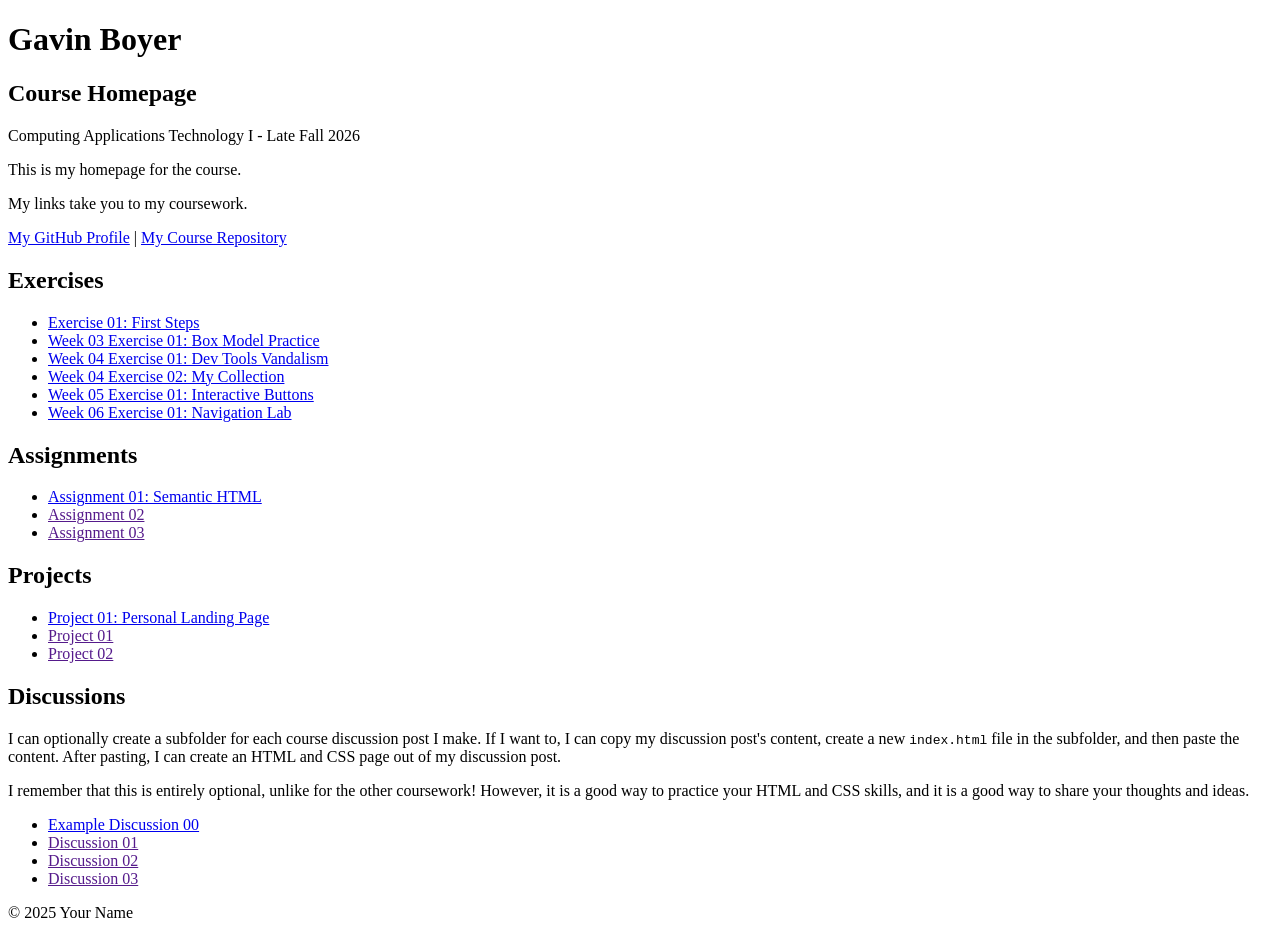
<file: index.html>
<!DOCTYPE html>

<!--

INSTRUCTIONS: HOW TO CHANGE THIS PAGE:

1. Change "Student Name" in the title above to your real name.

2. Change "Your Name" in the big heading below to your real name.

3. Change "your-username" to your real GitHub username in both links.

4. Change "your-repo-name" to the name of this repository.

5. Change "Course Name" to the name of your class.

6. Change "Semester Year" to match when you are taking this class.

7. Add links to your work:
    - Find the words that say "Exercise 01", "Assignment 01", etc.
    - Between the quote marks in href="", put the relative link to your work in the subfolder. You can simply link to the subfolder name. Take a look at the example folders and links to see how to do this.
    - For work not yet started/completed, you can leave the href="" blank until you are ready.
    - Change the words "Exercise 01" to match the name of the exercise. Do the same for assignments and projects. If you add your discussion posts, do the same for them.
    - Do this for each piece of work you finish.

8. You can add more links by copying a whole line like this:
    <li><a href="">New Work Name</a></li>
    Then paste it below the last one in that section.

9. Save your changes and push to GitHub when you are done. Remember you can use GitHub Desktop to help you with this.

Remember: During the course, if you want, you can style your homepage to introduce your own style and aesthetics. To start, keep this page simple and plain. This is just a template to get you started. Embrace the handcrafted approach to web design and development: change things to make them your own.

Remember: You must have a GitHub account, a new GitHub repository for this course, and this file (index.html) in that repository. 

Remember: You must create subfolders for each piece of coursework as the semester progresses.

-->

<html lang="en">
    <head>
        <meta charset="UTF-8" />
        <title>Course Homepage template</title>
        <meta charset="UTF-8" />
        <meta name="viewport" content="width=device-width, initial-scale=1.0" />
        <title>Gavin Boyer - Course Homepage</title>
    </head>

    <body>
        <header>
            <h1>Gavin Boyer</h1>
            <h2>Course Homepage</h2>
            <p>Computing Applications Technology I - Late Fall 2026</p>
            <p>This is my homepage for the course.</p>
            <p>My links take you to my coursework.</p>
            <nav>
                <a href="https://github.com/GavinBoyer">My GitHub Profile</a>
                |
                <a href="https://github.com/GavinBoyer/course-portfolio">
                    My Course Repository
                </a>
            </nav>
        </header>

        <main>
            <section>
                <h2>Exercises</h2>
                <ul>
                    <li><a href="exercise-01/index.html">Exercise 01: First Steps</a></li>
                    <li><a href="week-03-exersize-01/index.html">Week 03 Exercise 01: Box Model Practice</a></li>
                    <li><a href="week-04-exercise-01/index.html">Week 04 Exercise 01: Dev Tools Vandalism</a></li>
                    <li><a href="week-04-exercise-02/index.html">Week 04 Exercise 02: My Collection</a></li>
                    <li><a href="week-05-exercise-01/index.html">Week 05 Exercise 01: Interactive Buttons</a></li>
                    <li><a href="week-06-exercise-01/index.html">Week 06 Exercise 01: Navigation Lab</a></li>
                </ul>
            </section>

            <section>
                <h2>Assignments</h2>
                <ul>
                    <li><a href="assignment-01/index.html">Assignment 01: Semantic HTML</a></li>
                    <li><a href="">Assignment 02</a></li>
                    <li><a href="">Assignment 03</a></li>
                </ul>
            </section>

            <section>
                <h2>Projects</h2>
                <ul>
                    <li><a href="project-01/">Project 01: Personal Landing Page</a></li>
                    <li><a href="">Project 01</a></li>
                    <li><a href="">Project 02</a></li>
                </ul>
            </section>

            <section>
                <h2>Discussions</h2>
                <p>
                    I can optionally create a subfolder for each course
                    discussion post I make. If I want to, I can copy my
                    discussion post's content, create a new
                    <code>index.html</code>
                    file in the subfolder, and then paste the content. After
                    pasting, I can create an HTML and CSS page out of my
                    discussion post.
                </p>
                <p>
                    I remember that this is entirely optional, unlike for the
                    other coursework! However, it is a good way to practice your
                    HTML and CSS skills, and it is a good way to share your
                    thoughts and ideas.
                </p>
                <ul>
                    <li>
                        <a href="example-discussion-00/">
                            Example Discussion 00
                        </a>
                    </li>
                    <li><a href="">Discussion 01</a></li>
                    <li><a href="">Discussion 02</a></li>
                    <li><a href="">Discussion 03</a></li>
                </ul>
            </section>
        </main>

        <footer>
            <p>&copy; 2025 Your Name</p>
        </footer>
    </body>
</html>
</file>
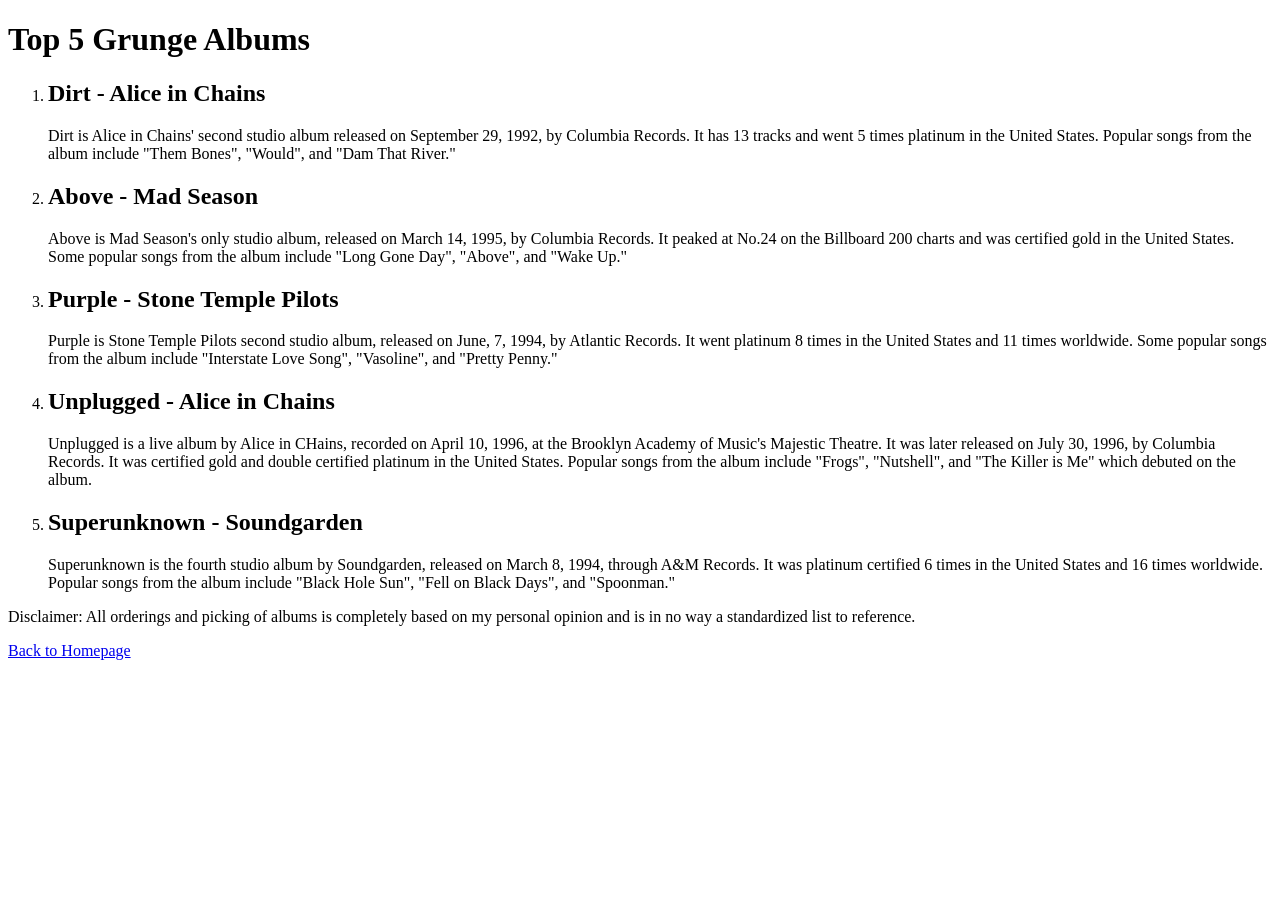
<file: assignment-01/index.html>
<!DOCTYPE html>
<html lang="en">
    <head>
        <meta charset="UTF-8" />
        <meta name="viewport" content="width=device-width, initial-scale=1.0" />
        <title>Assignment 01: Semantic HTML</title>
    </head>
    <body>
        <header>
            <h1>Top 5 Grunge Albums</h1>
        </header>

        <main>
            <ol>
                <li>
                    <h2>Dirt - Alice in Chains</h2>
                    <p>Dirt is Alice in Chains' second studio album released on September 29, 1992, by Columbia Records. It has 13 tracks and went 5 times platinum in the United States. Popular songs from the album include "Them Bones", "Would", and "Dam That River."</p>
                </li>
                <li>
                    <h2>Above - Mad Season</h2>
                    <p>Above is Mad Season's only studio album, released on March 14, 1995, by Columbia Records. It peaked at No.24 on the Billboard 200 charts and was certified gold in the United States. Some popular songs from the album include "Long Gone Day", "Above", and "Wake Up."</p>
                </li>
                <li>
                    <h2>Purple - Stone Temple Pilots</h2>
                    <p>Purple is Stone Temple Pilots second studio album, released on June, 7, 1994, by Atlantic Records. It went platinum 8 times in the United States and 11 times worldwide. Some popular songs from the album include "Interstate Love Song", "Vasoline", and "Pretty Penny."</p>
                </li>
                <li>
                    <h2>Unplugged - Alice in Chains</h2>
                    <p>Unplugged is a live album by Alice in CHains, recorded on April 10, 1996, at the Brooklyn Academy of Music's Majestic Theatre. It was later released on July 30, 1996, by Columbia Records. It was certified gold and double certified platinum in the United States. Popular songs from the album include "Frogs", "Nutshell", and "The Killer is Me" which debuted on the album.</p>
                </li>
                <li>
                    <h2>Superunknown - Soundgarden</h2>
                    <p>Superunknown is the fourth studio album by Soundgarden, released on March 8, 1994, through A&M Records. It was platinum certified 6 times in the United States and 16 times worldwide. Popular songs from the album include "Black Hole Sun", "Fell on Black Days", and "Spoonman."</p>
                </li>
            </ol>
        </main>

        <footer>
            <p>Disclaimer: All orderings and picking of albums is completely based on my personal opinion and is in no way a standardized list to reference.</p>
            <a href="../index.html">Back to Homepage</a>
        </footer>
        
    </body>
</html>
</file>
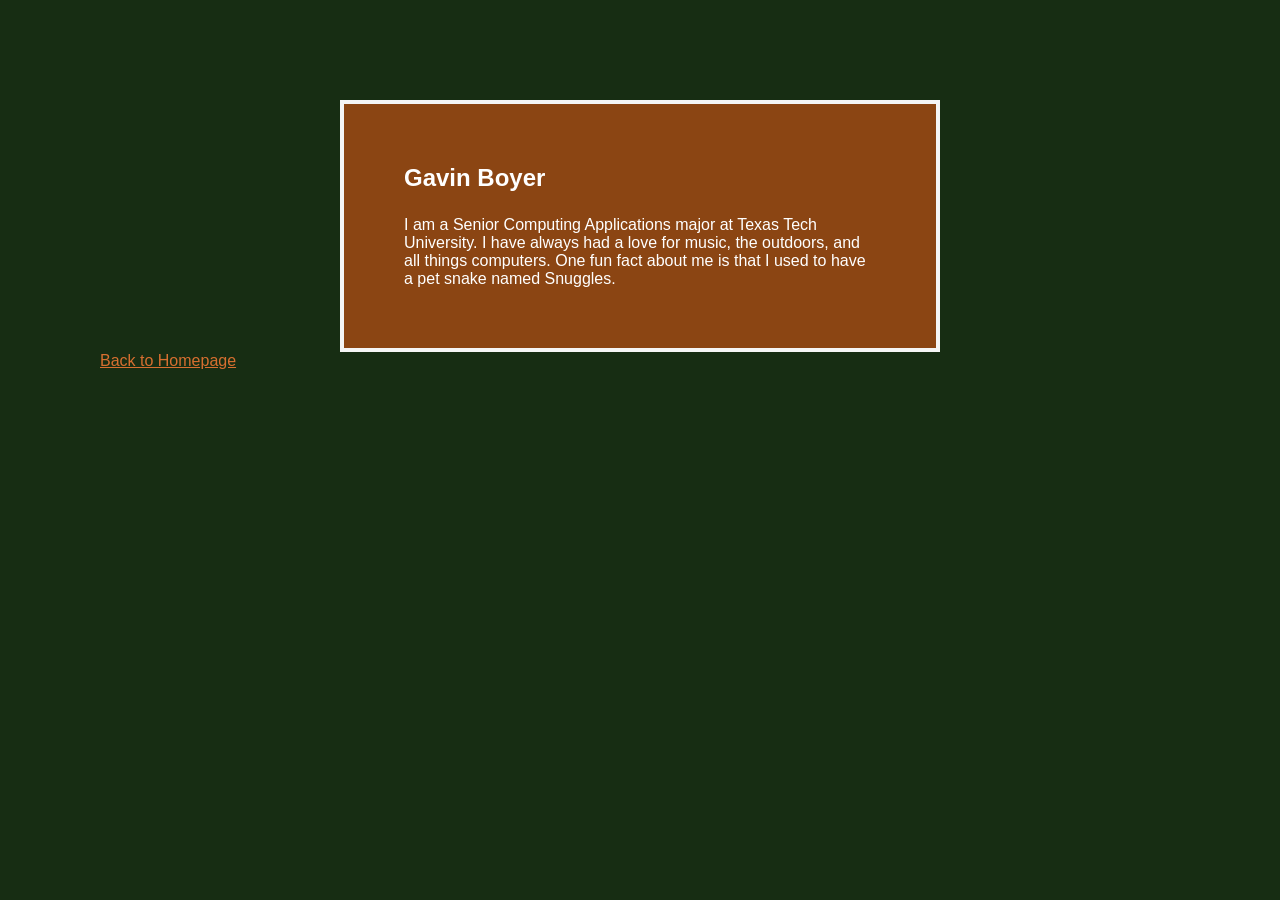
<file: week-03-exersize-01/index.html>
<!DOCTYPE html>
<html lang="en">
  <head>
    <meta charset="UTF-8" />
    <meta name="viewport" content="width=device-width, initial-scale=1.0" />
    <title>Exercise 04: Box Model Practice</title>
    <link rel="stylesheet" href="style.css">
  </head>
  <body>
    <div class="card">
      <h1>Gavin Boyer</h1>
      <p> 
        I am a Senior Computing Applications major at Texas Tech University. I have always had a love for music, the outdoors, and all things computers. One fun fact about me is that I used to have a pet snake named Snuggles.
      </p>
    </h1></div>
    <a href="../index.html">Back to Homepage</a>
  </body>
</html>
</file>
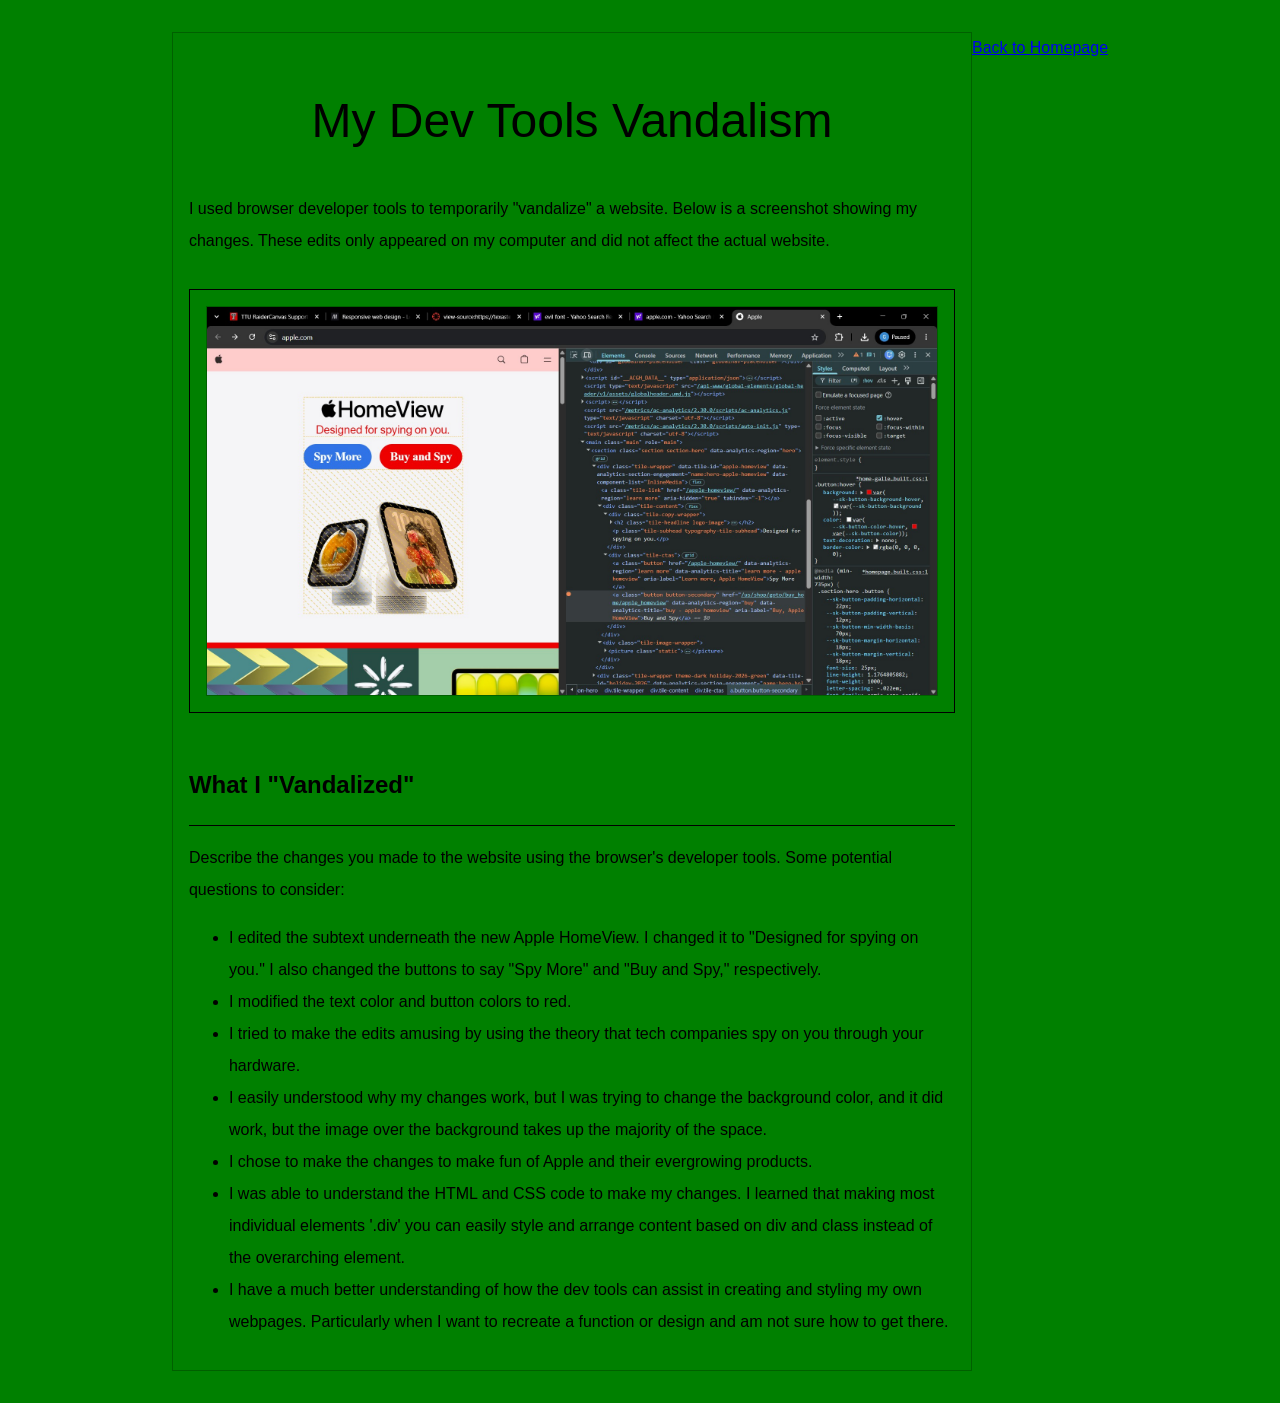
<file: week-04-exercise-01/index.html>
<!DOCTYPE html>
<html lang="en">

<head>
    <meta charset="UTF-8" />
    <meta name="viewport" content="width=device-width, initial-scale=1.0" />
    <title>Week 04 Exercise 01 - My Dev Tools Vandalism</title>
    <link rel="stylesheet" href="./style.css" />
</head>

<body>
    <main>
        <h1>My Dev Tools Vandalism</h1>
        <p>
            I used browser developer tools to temporarily "vandalize" a
            website. Below is a screenshot showing my changes. These edits
            only appeared on my computer and did not affect the actual
            website.
        </p>
        <div class="screenshot-container">
            <!-- 
                IMPORTANT: Update the src attribute below to match your screenshot filename.
                Example: If your screenshot is named "apple-dot-com-but-with-papyrus-font.png", change the line to:
                src="./apple-dot-com-but-with-papyrus-font.png"
            -->
            <img src="devtools-vandalism-screenshot.jpg" alt="Screenshot of the webpage I vandalized" />
        </div>
        <h2>What I "Vandalized"</h2>
        <p>
            Describe the changes you made to the website using the browser's developer tools. Some potential questions
            to consider:
        <ul>
            <li>I edited the subtext underneath the new Apple HomeView. I changed it to "Designed for spying on you." I also changed the buttons to say "Spy More" and "Buy and Spy," respectively.</li>
            <li>I modified the text color and button colors to red.</li>
            <li>I tried to make the edits amusing by using the theory that tech companies spy on you through your hardware.</li>
            <li>I easily understood why my changes work, but I was trying to change the background color, and it did work, but the image over the background takes up the majority of the space.</li>
            <li>I chose to make the changes to make fun of Apple and their evergrowing products.</li>
            <li>I was able to understand the HTML and CSS code to make my changes. I learned that making most individual elements '.div' you can easily style and arrange content based on div and class instead of the overarching element.</li>
            <li>I have a much better understanding of how the dev tools can assist in creating and styling my own webpages. Particularly when I want to recreate a function or design and am not sure how to get there.</li>
        </ul>
        </p>
    </main>

    <footer>
        <a href="../index.html">Back to Homepage</a>
    </footer>
</body>

</html>
</file>
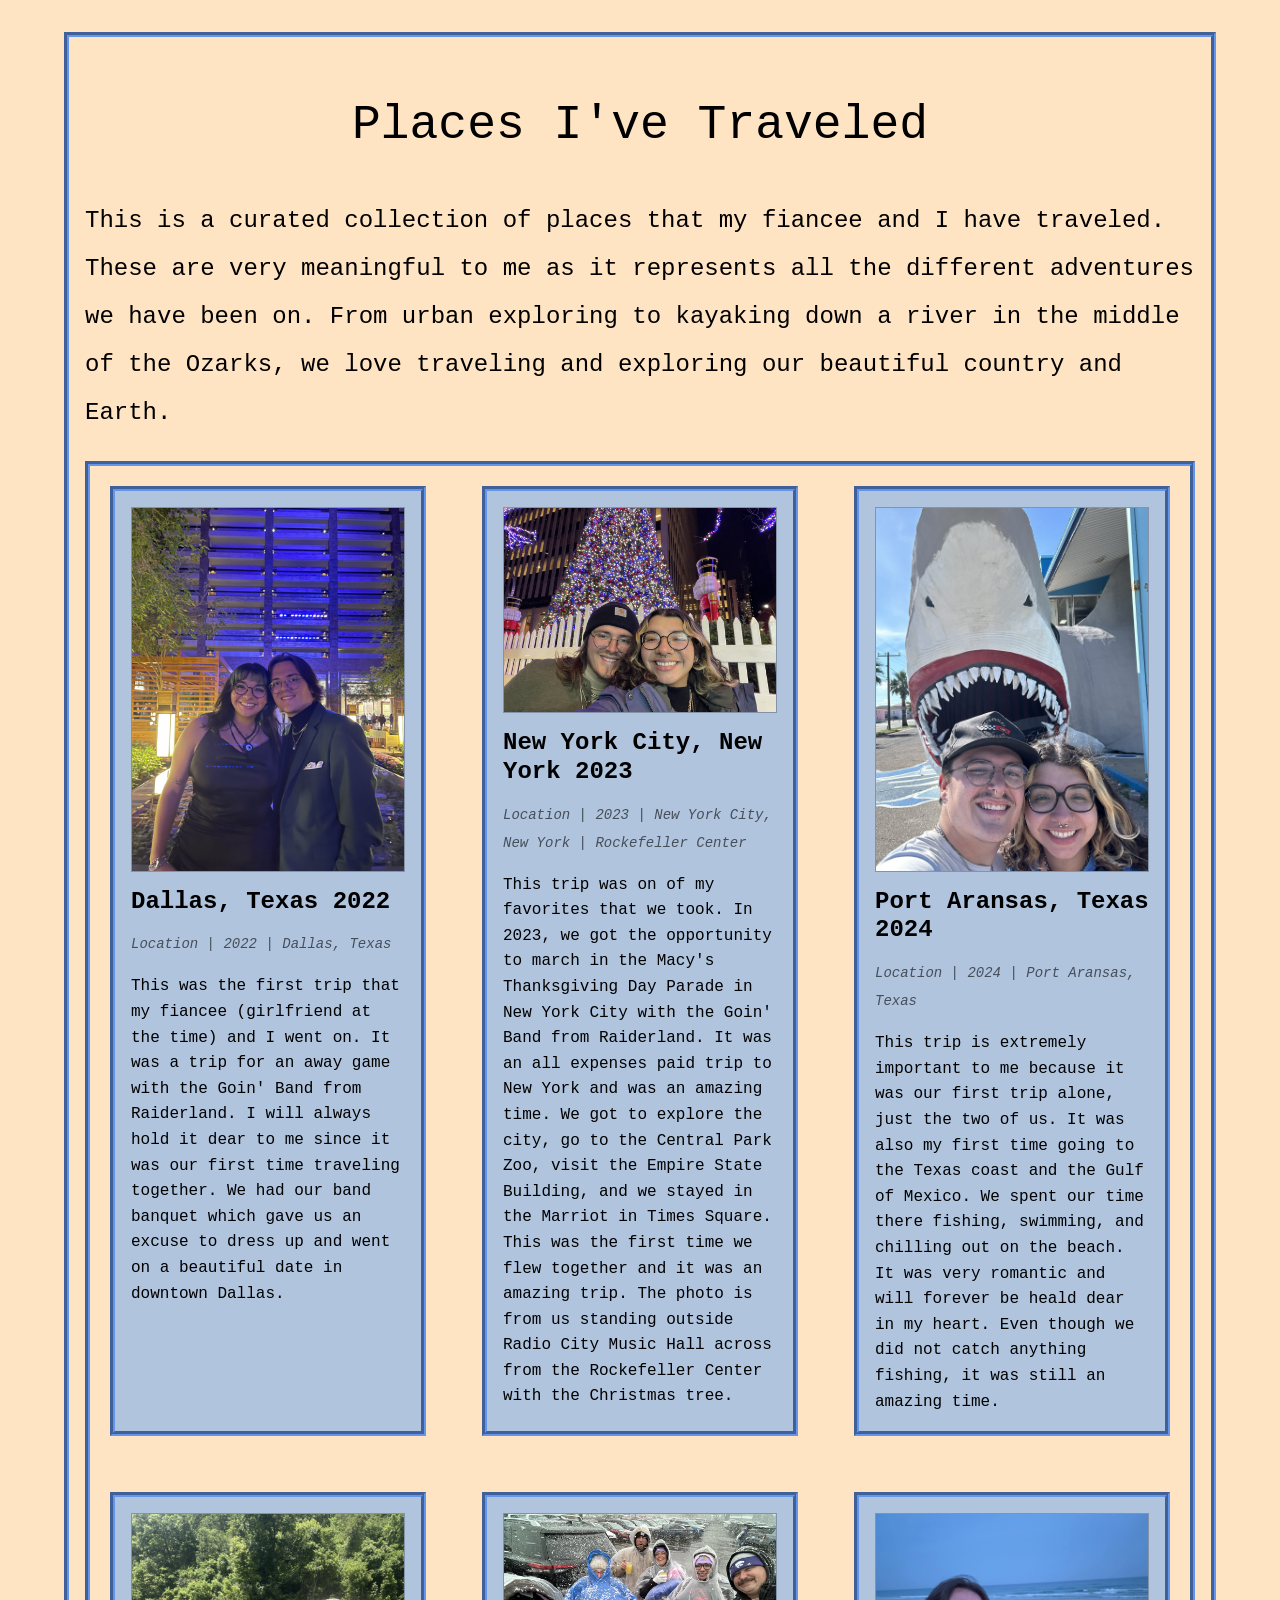
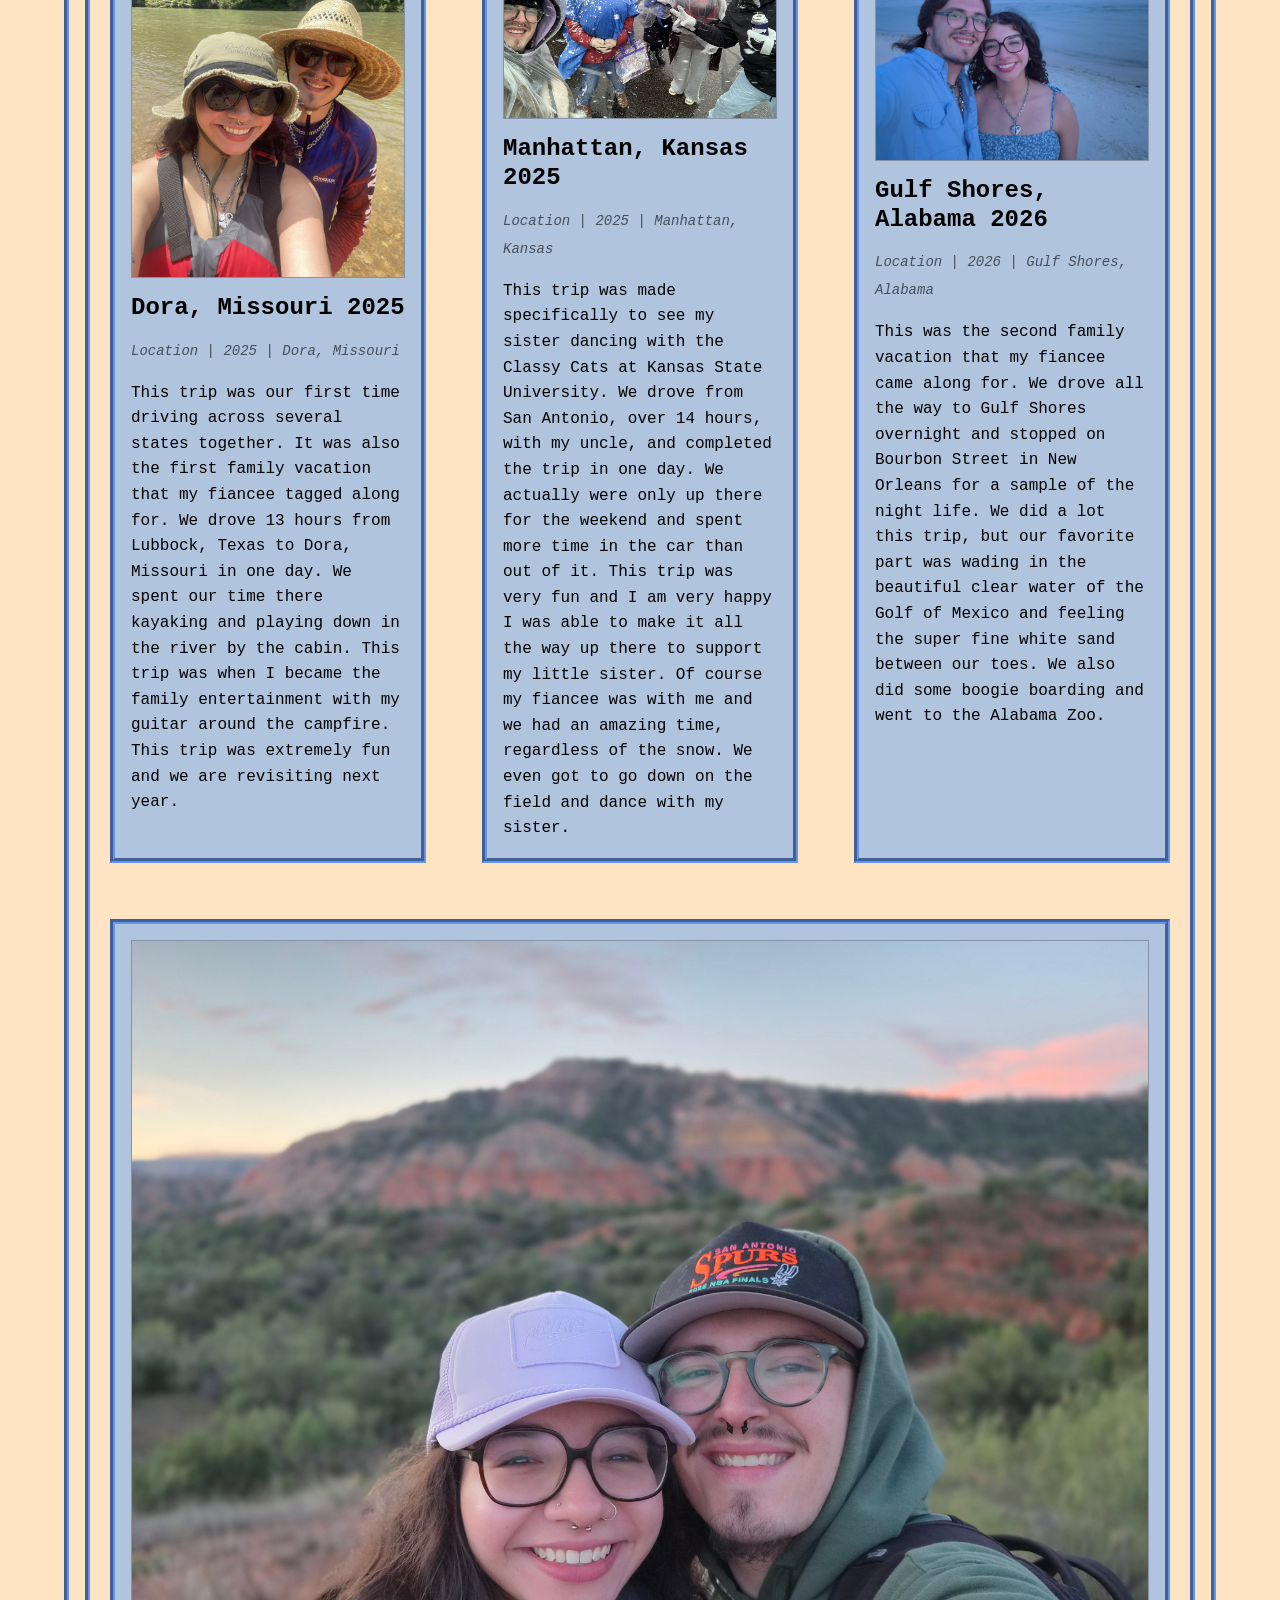
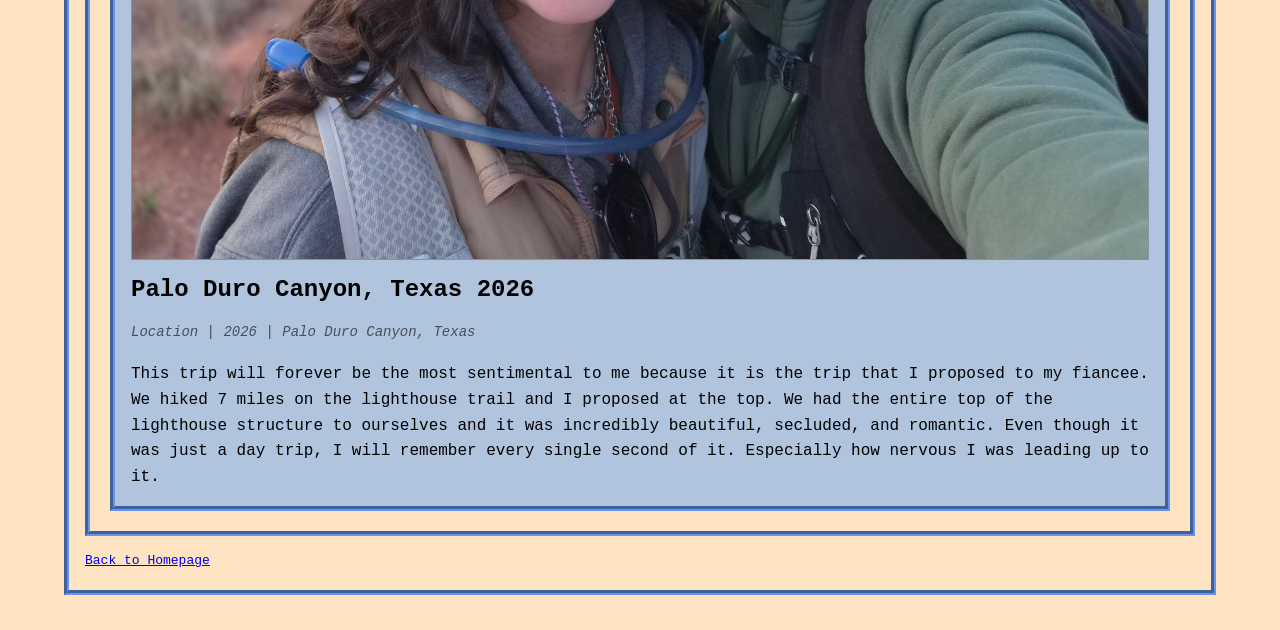
<file: week-04-exercise-02/index.html>
<!DOCTYPE html>
<html lang="en">

<head>
    <meta charset="UTF-8" />
    <meta name="viewport" content="width=device-width, initial-scale=1.0" />
    <title>Week 04 Exercise 02 - My Collection</title>
    <link rel="stylesheet" href="./style.css" />
</head>

<body>
    <main>
        <h1>Places I've Traveled</h1>
        <!-- 
            SAMPLE OVERVIEW TEXT
            Replace this entire paragraph with your own description.
            How do you think about your collection? Write that out here.
            P.S. Please use your own words. Be yourself.
        -->
        <div class="intro-paragraph">
            <p>
            This is a curated collection of places that my fiancee and I have traveled. These are very meaningful to me as it represents all the different adventures we have been on. From urban exploring to kayaking down a river in the middle of the Ozarks, we love traveling and exploring our beautiful country and Earth.
            </p>
        </div>

        <div class="collection-grid">

            <!-- 
                SAMPLE CARD 1
                Replace this entire card with your own item.
                Keep the same structure: image, title, details, description.
            -->
            <div class="collection-card">
                <img src="./dallas-texas.jpg" alt="Dallas, Texas 2022" />
                <h2>Dallas, Texas 2022</h2>
                <p class="details">Location | 2022 | Dallas, Texas</p>
                <p class="description">
                    This was the first trip that my fiancee (girlfriend at the time) and I went on. It was a trip for an away game with the Goin' Band from Raiderland. I will always hold it dear to me since it was our first time traveling together. We had our band banquet which gave us an excuse to dress up and went on a beautiful date in downtown Dallas.
                </p>
            </div>

            <!-- 
                SAMPLE CARD 2
                Replace this entire card with your own item.
                Notice the structure is identical to Sample Card 1.
            -->
            <div class="collection-card">
                <img src="./new-york-city-new-york.jpg" alt="New York City, New York 2023" />
                <h2>New York City, New York 2023</h2>
                <p class="details">Location | 2023 | New York City, New York | Rockefeller Center</p>
                <p class="description">
                    This trip was on of my favorites that we took. In 2023, we got the opportunity to march in the Macy's Thanksgiving Day Parade in New York City with the Goin' Band from Raiderland. It was an all expenses paid trip to New York and was an amazing time. We got to explore the city, go to the Central Park Zoo, visit the Empire State Building, and we stayed in the Marriot in Times Square. This was the first time we flew together and it was an amazing trip. The photo is from us standing outside Radio City Music Hall across from the Rockefeller Center with the Christmas tree.
                </p>
            </div>

            <!-- 
                PLACEHOLDER CARD 3
                Complete this card by adding your image, title, details, and description.
            -->
            <div class="collection-card">
                <img src="./port-aransas-texas.jpg" alt="Port Aransas, Texas 2024" />
                <h2>Port Aransas, Texas 2024</h2>
                <p class="details">Location | 2024 | Port Aransas, Texas</p>
                <p class="description">
                    This trip is extremely important to me because it was our first trip alone, just the two of us. It was also my first time going to the Texas coast and the Gulf of Mexico. We spent our time there fishing, swimming, and chilling out on the beach. It was very romantic and will forever be heald dear in my heart. Even though we did not catch anything fishing, it was still an amazing time.
                </p>
            </div>

            <!-- 
                PLACEHOLDER CARD 4
                Complete this card by adding your image, title, details, and description.
            -->
            <div class="collection-card">
                <img src="./dora-missouri.jpg" alt="Dora, Missouri 2025" />
                <h2>Dora, Missouri 2025</h2>
                <p class="details">Location | 2025 | Dora, Missouri</p>
                <p class="description">
                    This trip was our first time driving across several states together. It was also the first family vacation that my fiancee tagged along for. We drove 13 hours from Lubbock, Texas to Dora, Missouri in one day. We spent our time there kayaking and playing down in the river by the cabin. This trip was when I became the family entertainment with my guitar around the campfire. This trip was extremely fun and we are revisiting next year.
                </p>
            </div>

            <!-- 
                PLACEHOLDER CARD 5
                Complete this card by adding your image, title, details, and description.
            -->
            <div class="collection-card">
                <img src="./manhattan-kansas.jpg" alt="Manhattan, Kansas 2025" />
                <h2>Manhattan, Kansas 2025</h2>
                <p class="details">Location | 2025 | Manhattan, Kansas</p>
                <p class="description">
                    This trip was made specifically to see my sister dancing with the Classy Cats at Kansas State University. We drove from San Antonio, over 14 hours, with my uncle, and completed the trip in one day. We actually were only up there for the weekend and spent more time in the car than out of it. This trip was very fun and I am very happy I was able to make it all the way up there to support my little sister. Of course my fiancee was with me and we had an amazing time, regardless of the snow. We even got to go down on the field and dance with my sister.
                </p>
            </div>

            <!-- 
                PLACEHOLDER CARD 6
                Complete this card by adding your image, title, details, and description.
            -->
            <div class="collection-card">
                <img src="./gulf-shores.jpg" alt="Gulf Shores, Alabama 2026" />
                <h2>Gulf Shores, Alabama 2026</h2>
                <p class="details">Location | 2026 | Gulf Shores, Alabama</p>
                <p class="description">
                    This was the second family vacation that my fiancee came along for. We drove all the way to Gulf Shores overnight and stopped on Bourbon Street in New Orleans for a sample of the night life. We did a lot this trip, but our favorite part was wading in the beautiful clear water of the Golf of Mexico and feeling the super fine white sand between our toes. We also did some boogie boarding and went to the Alabama Zoo.
                </p>
            </div>

            <div class="collection-card">
                <img src="./palo-duro-canyon.jpg" alt="Palo Duro Canyon, Texas 2026" />
                <h2>Palo Duro Canyon, Texas 2026</h2>
                <p class="details">Location | 2026 | Palo Duro Canyon, Texas</p>
                <p class="description">
                    This trip will forever be the most sentimental to me because it is the trip that I proposed to my fiancee. We hiked 7 miles on the lighthouse trail and I proposed at the top. We had the entire top of the lighthouse structure to ourselves and it was incredibly beautiful, secluded, and romantic. Even though it was just a day trip, I will remember every single second of it. Especially how nervous I was leading up to it.
                </p>
            </div>
        </div>
        <a href="../index.html">Back to Homepage</a>
    </main>



</html>
</file>
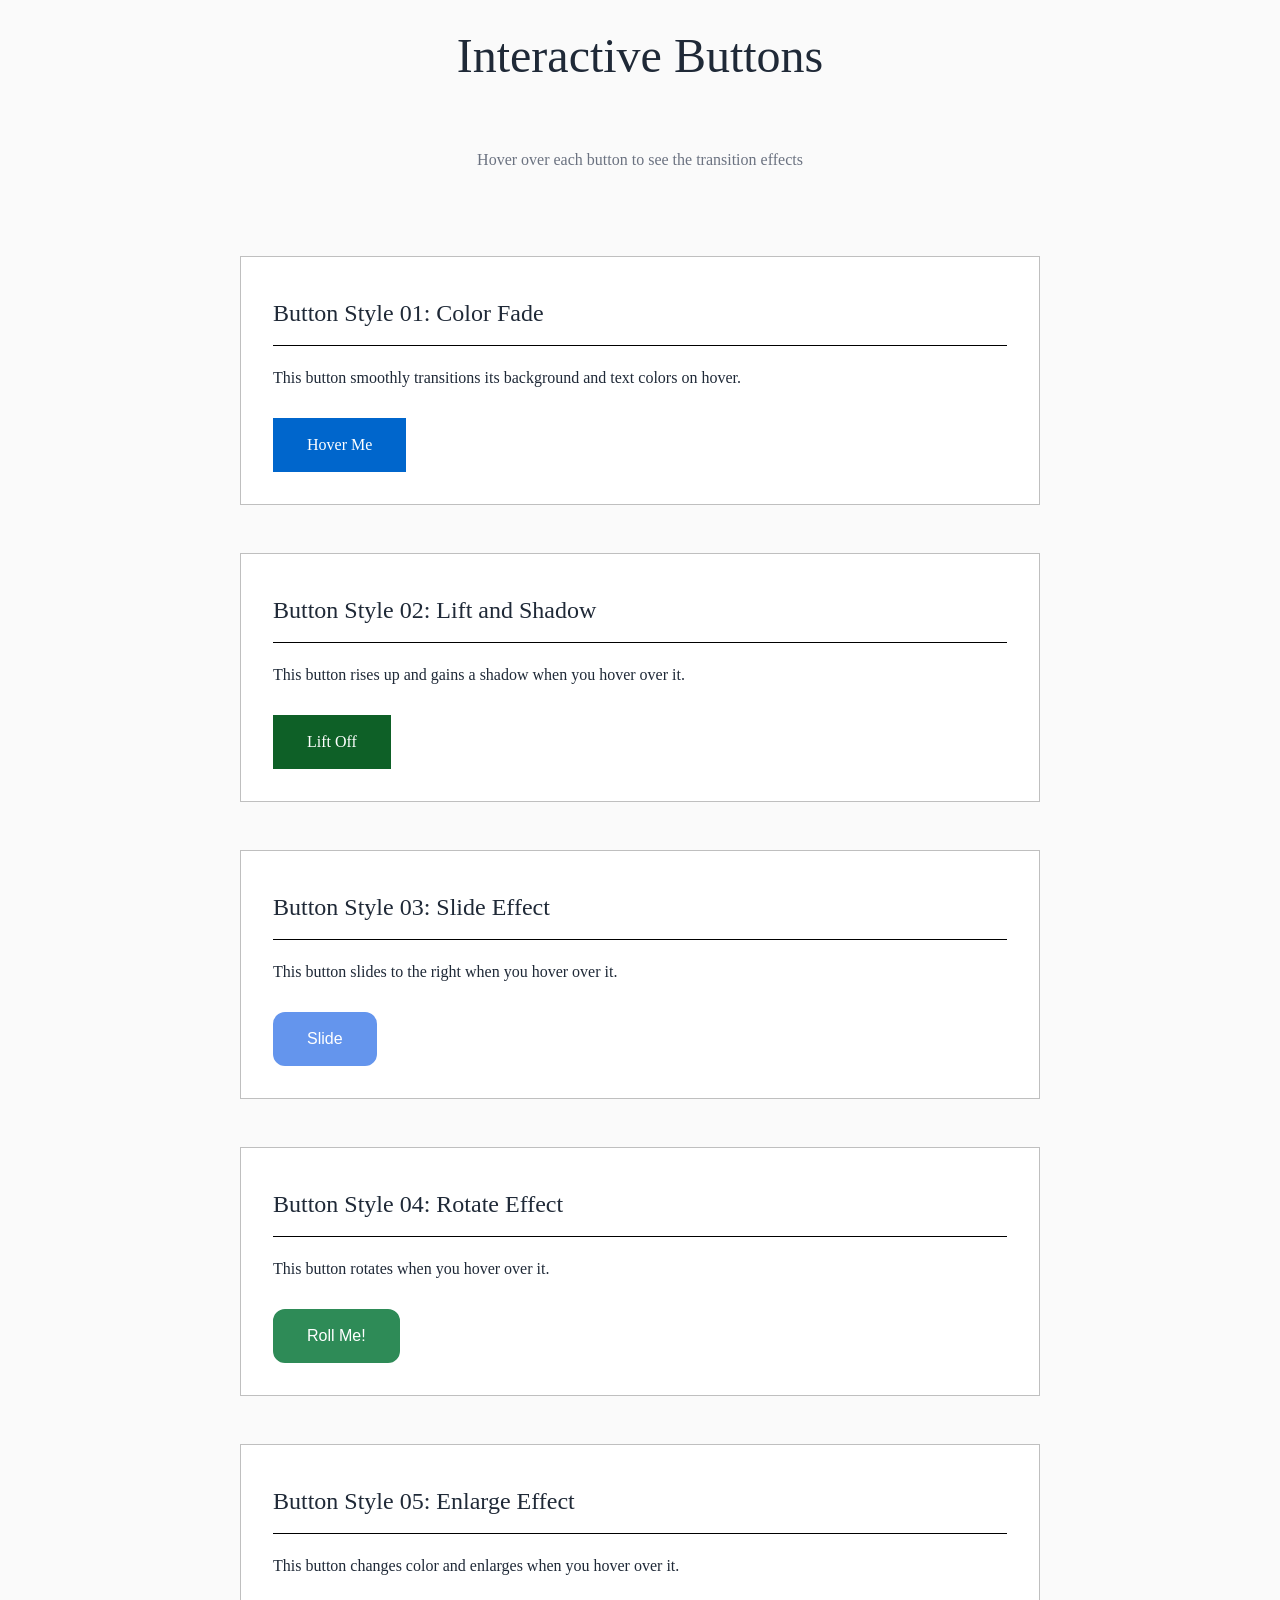
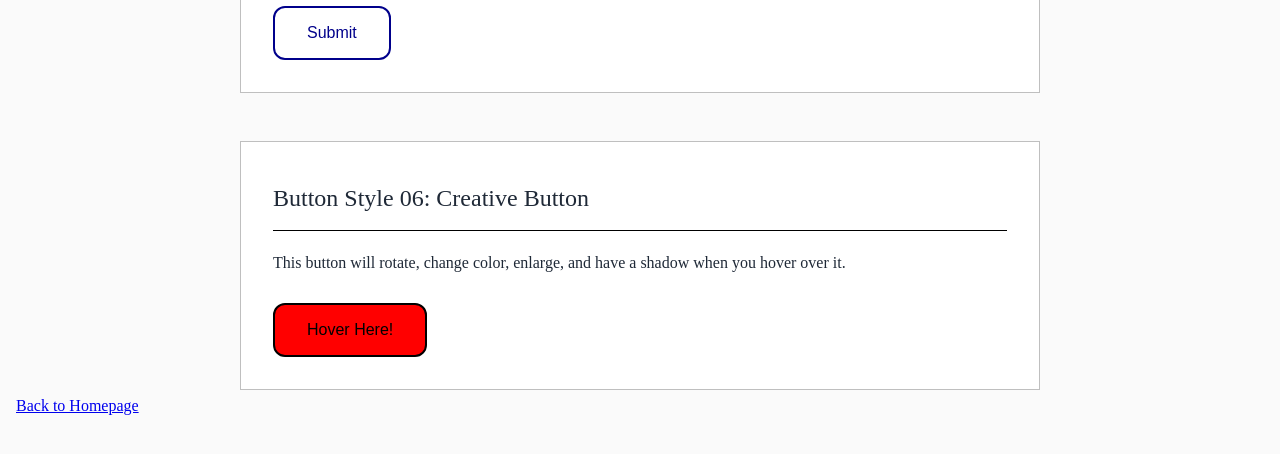
<file: week-05-exercise-01/index.html>
<!DOCTYPE html>
<html lang="en">

<head>
    <meta charset="UTF-8">
    <meta name="viewport" content="width=device-width, initial-scale=1.0">
    <title>Exercises Week 05 Exercise 01: Interactive Buttons</title>
    <link rel="stylesheet" href="./style.css">
</head>

<body>
    <div class="container">
        <h1>Interactive Buttons</h1>
        <p class="subtitle">Hover over each button to see the transition effects</p>

        <section class="button-section">
            <h2>Button Style 01: Color Fade</h2>
            <p>This button smoothly transitions its background and text colors on hover.</p>
            <button class="button-01">Hover Me</button>
        </section>


        <section class="button-section">
            <h2>Button Style 02: Lift and Shadow</h2>
            <p>This button rises up and gains a shadow when you hover over it.</p>
            <button class="button-02">Lift Off</button>
        </section>

        <section class="button-section">
            <h2>Button Style 03: Slide Effect</h2>
            <p>This button slides to the right when you hover over it.</p>
            <button class="button-03">Slide</button>
        </section>

        <section class="button-section">
            <h2>Button Style 04: Rotate Effect</h2>
            <p>This button rotates when you hover over it.</p>
            <button class="button-04">Roll Me!</button>
        </section>

        <section class="button-section">
            <h2>Button Style 05: Enlarge Effect</h2>
            <p>This button changes color and enlarges when you hover over it.</p>
            <button class="button-05">Submit</button>
        </section>

        <section class="button-section">
            <h2>Button Style 06: Creative Button</h2>
            <p>This button will rotate, change color, enlarge, and have a shadow when you hover over it.</p>
            <button class="button-06">Hover Here!</button>
        </section>
    </div>
    <a href="../index.html">Back to Homepage</a>
</body>

</html>
</file>
<file: week-03-exersize-01/style.css>
* {
    box-sizing: border-box;
}

body {
    font-family: 'Franklin Gothic Medium', 'Arial Narrow', Arial, sans-serif;
    background-color: #172d13;
    margin: 64px;
    padding: 36px
}

.card {
    max-width: 600px;
    margin: 0 auto;
    padding: 36px;
    background-color: saddlebrown;
    border: 4px solid whitesmoke;
}

h1 {
    color: white;
    font-size: x-large;
    margin: 24px
}

p {
    color: white;
    font-size: medium;
    margin: 24px;
}

a {
    color: #d76f30
}
</file>
<file: week-04-exercise-01/style.css>
* {
    box-sizing: border-box;
}

html,
body {
    min-height: 100vh;
    margin: 0;
}

body {
    font-family: 'Franklin Gothic Medium', 'Arial Narrow', Arial, sans-serif;
    line-height: 2;
    display: flex;
    justify-content: center;
    align-items: flex-start;
    padding: 32px 0;
    background-color: green
}

main {
    max-width: 800px;
    width: 90%;
    padding: 16px;
    border: 1px solid rgba(0, 0, 0, 0.25);
}

h1 {
    font-weight: normal;
    font-size: 48px;
    line-height: 1em;
    margin-top: 48px;
    margin-bottom: 48px;
    text-align: center;
}

h2 {
    font-size: 24px;
    margin-top: 48px;
    margin-bottom: 16px;
    border-bottom: 1px solid rgba(0, 0, 0, 1);
    padding-bottom: 16px;
}

p {
    margin-bottom: 16px;
}

.screenshot-container {
    margin: 32px 0;
    padding: 16px;
    border: 1px solid rgba(0, 0, 0, 1);
    text-align: center;
}

.screenshot-container img {
    max-width: 100%;
    height: auto;
    display: block;
    margin: 0 auto;
    border: 1px solid rgba(0, 0, 0, 0.25);
}
</file>
<file: week-04-exercise-02/style.css>
* {
    box-sizing: border-box;
}

html,
body {
    min-height: 100vh;
    margin: 0;
}

body {
    font-family: monospace;
    line-height: 2;
    display: flex;
    justify-content: center;
    align-items: flex-start;
    padding: 32px 0;
    background-color: bisque;
}

.intro-paragraph {
    font-size: 24px;
}

main {
    max-width: 1200px;
    width: 90%;
    padding: 16px;
    border: 5px groove cornflowerblue;
}

h1 {
    font-weight: normal;
    font-size: 48px;
    line-height: 1em;
    margin-top: 48px;
    margin-bottom: 48px;
    text-align: center;
}

main>p {
    margin-bottom: 32px;
    text-align: center;
    max-width: 800px;
    margin-left: auto;
    margin-right: auto;
}

.collection-grid {
    margin: 12px 0;
    gap: 16px;
    border: cornflowerblue groove 5px;
    display: flex;
    flex-wrap: wrap;
}

.collection-card {
    border: 5px groove cornflowerblue;
    background-color: lightsteelblue;
    padding: 16px;
    flex-grow: 1;
    flex-shrink: 1;
    flex-basis: 200px;
    margin: 20px;
}

.collection-card img {
    width: 100%;
    height: auto;
    display: block;
    border: 1px solid rgba(0, 0, 0, 0.25);
    margin-bottom: 16px;
}

.collection-card h2 {
    font-size: 24px;
    font-weight: bold;
    margin-top: 0;
    margin-bottom: 8px;
    line-height: 1.2;
}

.collection-card .details {
    font-size: 14px;
    color: rgba(0, 0, 0, 0.6);
    margin-bottom: 16px;
    font-style: italic;
}

.collection-card .description {
    font-size: 16px;
    margin-bottom: 0;
    line-height: 1.6;
}

@media (width >= 480px){
    .collection-card{
        flex-basis: 45%;
    }
}

@media (width >= 1024px){
    .collection-card{
        flex-basis: 25%;
    }
}
</file>
<file: week-05-exercise-01/style.css>
* {
    margin: 0;
    padding: 0;
    box-sizing: border-box;
}

body {
    font-family: "Times New Roman", serif;
    line-height: 2;
    background-color: #fafafa;
    color: #1F2937;
    padding: 32px 16px;
}

.container {
    max-width: 800px;
    margin: 0 auto;
    display: flex;
    flex-direction: column;
    gap: 48px;
}

h1 {
    font-size: 48px;
    line-height: 1em;
    font-weight: normal;
    text-align: center;
    margin-bottom: 16px;
}

.subtitle {
    text-align: center;
    font-size: 16px;
    color: #6B7280;
    margin-bottom: 32px;
}

h2 {
    font-size: 24px;
    font-weight: normal;
    border-bottom: 1px solid rgba(0, 0, 0, 1);
    padding-bottom: 8px;
    margin-bottom: 16px;
}

.button-section {
    padding: 32px;
    background-color: #ffffff;
    border: 1px solid rgba(0, 0, 0, 0.25);
}

.button-section p {
    font-size: 16px;
    margin-bottom: 24px;
}

button {
    font-family: "Times New Roman", serif;
    font-size: 16px;
    cursor: pointer;
    border-radius: 0;
}

.button-01 {
    background-color: #0066CC;
    color: #ffffff;
    padding: 16px 32px;
    border: 2px solid #0066CC;
    transition: background-color 0.3s ease, color 0.3s ease, border-color 0.3s ease;
}

.button-01:hover {
    background-color: #ffffff;
    color: #0066CC;
    border-color: #0066CC;
}

.button-02 {
    background-color: #0e6027;
    color: #ffffff;
    padding: 16px 32px;
    border: 2px solid #0e6027;
    transition: transform 0.3s ease, box-shadow 0.3s ease;
}

.button-02:hover {
    transform: translateY(-4px);
    box-shadow: 0 8px 16px rgba(0, 0, 0, 0.2);
}

.button-03 {
    font-family: 'Franklin Gothic Medium', 'Arial Narrow', Arial, sans-serif;
    background-color: cornflowerblue;
    color: white;
    padding: 16px 32px;
    border: 2px solid cornflowerblue;
    border-radius: 12px;
    transition: transform 0.3s ease, border-color 0.3s ease
}

.button-03:hover {
    transform: translateX(24px);
    border-color: darkblue
}

.button-04 {
    background-color: seagreen;
    font-family: 'Franklin Gothic Medium', 'Arial Narrow', Arial, sans-serif;
    color: white;
    padding: 16px 32px;
    border: 2px solid seagreen;
    border-radius: 12px;
    transition: transform 0.5s ease, border-color 0.5s ease-in-out;
}

.button-04:hover {
    transform: rotate(360deg);
    border-color: white
}

.button-05 {
    background-color: white;
    font-family: 'Franklin Gothic Medium', 'Arial Narrow', Arial, sans-serif;
    color: darkblue;
    padding: 16px 32px;
    border: 2px solid darkblue;
    border-radius: 12px;
    transition: transform 0.3s ease, background-color 0.3s ease, color 0.3s ease;
}

.button-05:hover {
    transform: scale(1.25);
    background-color: darkblue;
    color: white;
}

.button-06 {
    background-color: red;
    font-family: 'Franklin Gothic Medium', 'Arial Narrow', Arial, sans-serif;
    color: black;
    padding: 16px 32px;
    border: 2px black solid;
    border-radius: 12px;
    transition: transform 0.6s ease, color 0.6s ease, background-color 0.6s ease, box-shadow 0.6s ease;
}

.button-06:hover {
    transform: rotate(45deg) scale(1.5);
    box-shadow: 0 8px 16px rgba(0, 0, 0, 0.2);
    background-color: black;
    color: red;
}
</file>
